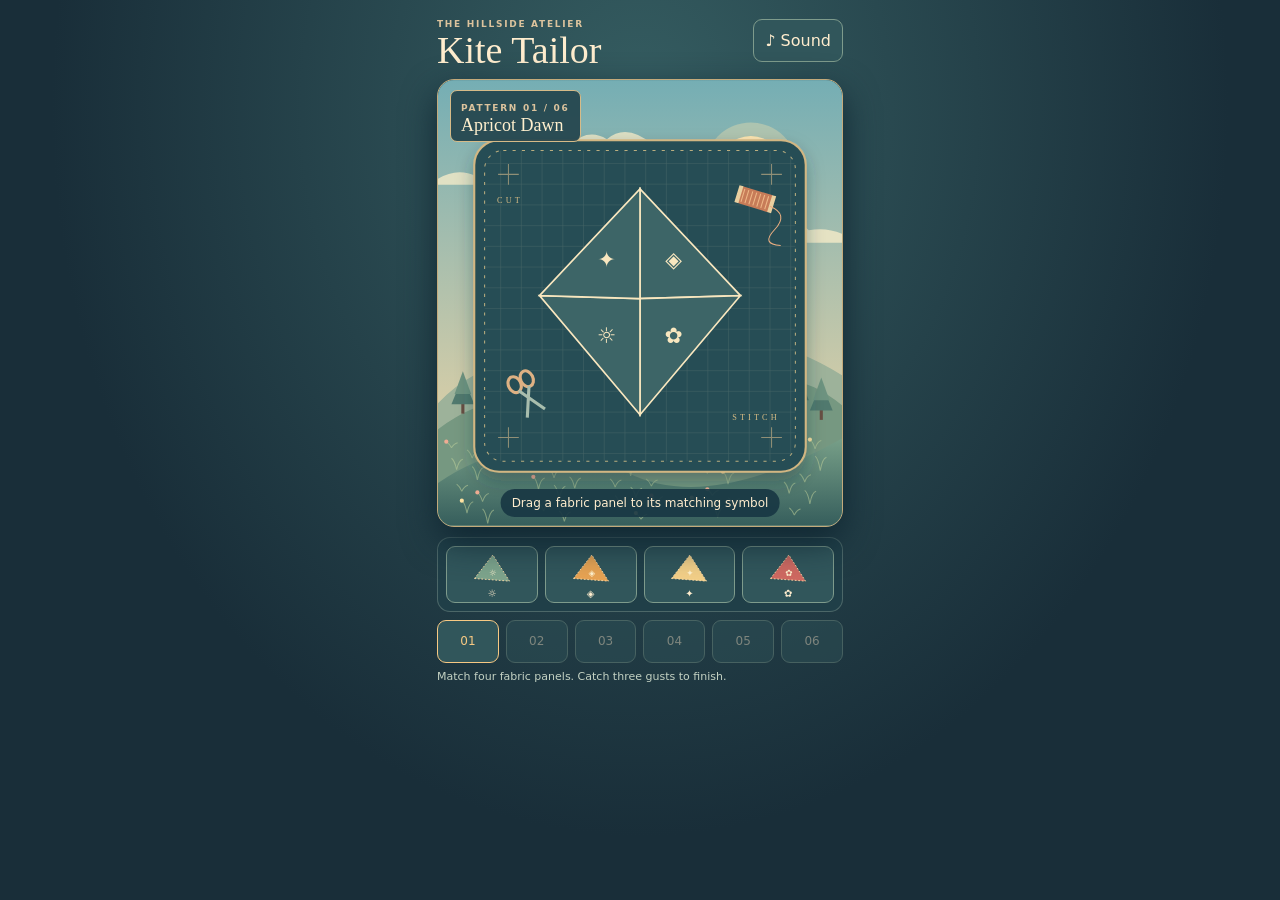
<file: index.html>
<!doctype html>
<html lang="en">
<head><meta charset="utf-8"><meta name="viewport" content="width=device-width,initial-scale=1,viewport-fit=cover"><meta name="theme-color" content="#192e39"><title>Kite Tailor</title><style>*{box-sizing:border-box}
:root{font-family:system-ui,sans-serif;color:#ffedce;background:#192e39;color-scheme:dark}
body{margin:0;background:radial-gradient(ellipse at 50% 12%,#355d61,#192e39 65%);min-height:100dvh}
main{width:min(100%,430px);margin:auto;padding:12px 12px max(12px,env(safe-area-inset-bottom))}
header{display:flex;justify-content:space-between;align-items:center;margin-bottom:10px}
h1,h2,p{margin:0}h1,h2{font-family:Georgia,serif;font-weight:normal}h1{font-size:38px;line-height:1}
small{font-size:9px;letter-spacing:.19em;font-weight:800;color:#dcc39d}
button{font:inherit;cursor:pointer;background:#31565b;color:#ffedce;border:1px solid #7e9b8c;border-radius:9px;min-height:43px;padding:7px 11px}
button:disabled{opacity:.42;cursor:default}button:focus-visible{outline:2px solid #ffd189;outline-offset:2px}
#stage{position:relative;overflow:hidden;aspect-ratio:390/430;border-radius:17px;border:1px solid #c3aa7b;box-shadow:0 14px 34px #102732}
#art{width:100%;height:100%;display:block;touch-action:none}
.stamp{position:absolute;left:12px;top:10px;color:#fff0ce;background:#21434be8;border:1px solid #d6bb88;border-radius:7px;padding:5px 10px;pointer-events:none}.stamp strong{display:block;font:18px Georgia}
#status{position:absolute;bottom:9px;left:50%;transform:translateX(-50%);font-size:12px;text-align:center;max-width:96%;width:max-content;background:#183844eb;padding:7px 11px;border-radius:25px;pointer-events:none}
.controls{margin-top:10px;padding:8px;border:1px solid #9ab0a05c;border-radius:13px;background:#203f48}
#tray,nav{display:grid;gap:7px}#tray{grid-template-columns:repeat(4,1fr)}
.piece{touch-action:none;padding:3px;display:grid;justify-items:center;gap:2px;font-size:10px}.piece svg{width:42px;height:36px}.piece[aria-pressed=true]{border-color:#ffca7b;background:#527069}
nav{grid-template-columns:repeat(6,1fr);margin-top:8px}nav button{font-size:12px;padding:4px}.current{border-color:#f7c983;color:#f7c983}
.note{font-size:11px;color:#c4d2c3;margin:7px 0}
#launch,#tug{width:100%;background:#ebbe7b;color:#243c40;border-color:#ffe1a0;font-weight:750}
#meter{height:15px;border-radius:15px;background:#172f39;position:relative;margin:2px 0 7px;overflow:hidden}
#meter i{position:absolute;top:0;bottom:0;background:#7db899}
#meter b{position:absolute;width:5px;background:#ffe3a2;top:0;bottom:0;transform:translateX(-50%)}
#result{position:absolute;left:50%;top:50%;transform:translate(-50%,-50%);width:82%;text-align:center;background:#203e48f7;border:1px solid #e8bf83;border-radius:16px;padding:16px}
#stars{color:#ffcf80;font-size:28px;letter-spacing:.14em}#result p{font-size:12px;margin:5px 0 11px}
.ghost{position:fixed;pointer-events:none;width:66px;z-index:10;transform:translate(-50%,-50%);filter:drop-shadow(0 5px 5px #192e3999)}
[hidden]{display:none!important}
</style></head>
<body><main>
<header><div><small>THE HILLSIDE ATELIER</small><h1>Kite Tailor</h1></div><button id="sound" aria-pressed="true">♪ Sound</button></header>
<section id="stage" aria-label="Kite worktable">
<svg id="art" viewBox="0 0 390 430" role="img" aria-label="An illustrated hillside and a hand-stitched kite">
<defs>
<linearGradient id="sky" x2="0" y2="1"><stop stop-color="#75aeb4"/><stop offset="1" stop-color="#f7d8a3"/></linearGradient>
<linearGradient id="hill" x2="0" y2="1"><stop stop-color="#779f88"/><stop offset="1" stop-color="#365e5c"/></linearGradient>
<pattern id="weave" width="4" height="4" patternUnits="userSpaceOnUse"><path d="M0 0h4M0 2h4M1 0v4" stroke="#fff8df" stroke-opacity=".18" stroke-width=".55"/></pattern>
<pattern id="grid" width="20" height="20" patternUnits="userSpaceOnUse"><path d="M20 0H0V20" fill="none" stroke="#ffedc6" stroke-opacity=".14"/></pattern>
<filter id="shadow"><feDropShadow dx="0" dy="8" stdDeviation="8" flood-color="#15363e" flood-opacity=".35"/></filter>
</defs>
<rect width="390" height="430" fill="url(#sky)"/>
<circle cx="302" cy="86" r="45" fill="#ffe3a9" opacity=".34"/><circle cx="302" cy="86" r="32" fill="#ffe7b1"/>
<g fill="#fff2cc" opacity=".72"><path d="M-8 101Q15 82 37 93Q49 69 72 91Q95 86 116 101Z"/><path d="M267 157Q290 136 310 145Q336 124 358 145Q382 140 405 157Z"/><path d="M128 62Q145 46 163 57Q182 41 207 62Z"/></g>
<path d="M0 312Q58 251 122 294Q179 328 240 267Q301 230 390 285V430H0Z" fill="#9db29a"/>
<path d="M0 337Q75 281 158 328Q227 363 293 301Q342 273 390 314V430H0Z" fill="#769881"/>
<path d="M0 389Q82 331 183 379Q261 418 390 346V430H0Z" fill="url(#hill)"/>
<g id="scenery"></g>
<g id="board"><rect x="35" y="58" width="320" height="320" rx="24" fill="#264e54" stroke="#d2b682" stroke-width="2" filter="url(#shadow)"/><rect x="45" y="68" width="300" height="300" rx="18" fill="url(#grid)" stroke="#b9ad7f" stroke-dasharray="3 6"/>
<path d="M58 91h20m-10-10v20m244-10h20m-10-10v20M58 345h20m-10-10v20m244-10h20m-10-10v20" stroke="#d7bc8c" opacity=".6"/>
<g transform="translate(293 102) rotate(17)"><rect width="33" height="17" rx="3" fill="#c77c58"/><path d="M4 2v13m4-13v13m4-13v13m4-13v13m4-13v13m4-13v13m4-13v13" stroke="#efb887"/><path d="M0 0v17m33-17v17" stroke="#ead0a0" stroke-width="4"/><path d="M32 11q20 2 11 20t10 13" fill="none" stroke="#edaf81"/></g>
<g transform="translate(74 294) rotate(-26)" fill="none" stroke="#deb183" stroke-width="3"><ellipse cx="0" cy="0" rx="6" ry="8"/><ellipse cx="13" cy="0" rx="6" ry="8"/><path d="M1 7L16 34M12 7L-3 34" stroke="#a8bdad"/></g>
<g fill="#d9bd85" font-size="8" font-family="Georgia" letter-spacing="3"><text x="57" y="119">CUT</text><text x="284" y="328">STITCH</text></g>
</g>
<g id="kite"></g>
</svg>
<div class="stamp"><small id="chapter"></small><strong id="name"></strong></div>
<div id="status" role="status"></div>
<div id="result" hidden><strong id="stars"></strong><h2>Kite complete</h2><p id="rating"></p><button id="next">Next pattern →</button><button id="replay">Replay</button></div>
</section>
<section class="controls">
<div id="tray" aria-label="Fabric pieces"></div>
<div id="flight" hidden><div id="meter"><i></i><b></b></div><button id="tug">Catch the gust</button></div>
<button id="launch" hidden>Release the kite ↑</button>
</section>
<nav id="patterns" aria-label="Patterns"></nav>
<p class="note">Match four fabric panels. Catch three gusts to finish.</p>
<p id="rewards" class="note" hidden></p>
</main><script>(()=>{// GameWave adapter scoped exclusively to KITE TAILOR. Rendering never awaits it.
class BeaconHost{
 constructor(env,cb={}){this.env=env;this.cb=cb;this.sdk=null;this.alive=true;this.active=false;this.sent=false;this.epoch=0;this.entries=new Map();this.tries={};this.timers=new Set();this.support={};this.cloud=false;this.dirty=false;this.busy=false;this.latest=null;this.loadSeen=new WeakSet();}
 later(fn,ms){let id=this.env.setTimeout(()=>{this.timers.delete(id);if(this.alive)fn()},ms);this.timers.add(id);return id}
 clear(t){this.env.clearTimeout(t);this.timers.delete(t)}
 safe(name){try{if(typeof this.sdk?.[name]==='function'){Promise.resolve(this.sdk[name]()).catch(()=>{});return true}}catch{}return false}
 start(){if(!this.alive||this.active)return;this.active=true;this.sent=this.safe('gameStart')}
 end(){if(!this.active)return;this.active=false;if(this.sent)this.safe('gameOver');this.sent=false}
 register(name,key){if(typeof this.sdk?.[name]!=='function'||this.entries.has(name)||(this.tries[name]||0)>=2)return;this.tries[name]=(this.tries[name]||0)+1;let epoch=this.epoch,sdk=this.sdk,entry={live:false,expired:false,stop:null};this.entries.set(name,entry);const stop=fn=>{try{fn?.()}catch{}};let expiry=this.later(()=>{entry.expired=true;if(epoch!==this.epoch||!this.alive)return;if(this.entries.get(name)===entry)this.entries.delete(name);this.support[key]=false;this.cb.status?.({...this.support})},4000);
  const callback=e=>{if(!this.alive||epoch!==this.epoch||!entry.live||entry.expired||!e||typeof e.project_id!=='string'||(name==='onLike'?e.status!==true:typeof e.content!=='string'))return;this.cb.reward?.(key)};
  let pending;try{pending=Promise.resolve(sdk[name](callback))}catch{pending=Promise.reject()}
  pending.then(r=>{this.clear(expiry);let off=r?.code===0&&typeof r?.data?.unsubscribe==='function'?r.data.unsubscribe:null;if(!this.alive||epoch!==this.epoch||entry.expired){stop(off);return}if(r?.code===0){entry.live=true;entry.stop=off;this.support[key]=true;}else{this.entries.delete(name);if(r?.code!==-2)this.tries[name]=2;this.support[key]=false}this.cb.status?.({...this.support})},()=>{this.clear(expiry);if(!this.alive||epoch!==this.epoch)return;if(this.entries.get(name)===entry)this.entries.delete(name);this.support[key]=false;this.cb.status?.({...this.support})});
 }
 connect(){if(!this.alive)return;let sdk=this.env.neonlib;if(!sdk||typeof sdk!=='object')return;if(sdk!==this.sdk){this.epoch++;for(let e of this.entries.values()){e.expired=true;try{e.stop?.()}catch{}}this.entries.clear();this.tries={};this.support={};this.sdk=sdk;this.cloud=false;this.busy=false;if(this.latest)this.dirty=true;this.sent=false;this.cb.status?.({});}if(this.active&&!this.sent)this.sent=this.safe('gameStart');
  if(!this.loadSeen.has(sdk)&&typeof sdk.loadUserGameState==='function'){this.loadSeen.add(sdk);let epoch=this.epoch,expired=false,t=this.later(()=>expired=true,3500);try{Promise.resolve(sdk.loadUserGameState()).then(v=>{this.clear(t);if(!this.alive||epoch!==this.epoch||expired)return;if(v&&v.game==='kite-tailor'&&v.v===1){this.cb.load?.(v);this.cloud=true}else if(v&&typeof v==='object'&&Object.keys(v).length===0)this.cloud=true;if(this.dirty)this.flush()},()=>this.clear(t))}catch{this.clear(t)}}
  this.register('onLike','gold');this.register('onComment','confetti');if(this.dirty)this.flush();
 }
 poll(){this.connect();if(this.alive)this.later(()=>this.poll(),1600)}
 save(v){this.latest=JSON.parse(JSON.stringify(v));this.dirty=true;this.flush()}
 flush(){if(!this.alive||!this.cloud||this.busy||!this.dirty||typeof this.sdk?.saveUserGameState!=='function')return;this.busy=true;this.dirty=false;let v=this.latest,epoch=this.epoch;try{Promise.resolve(this.sdk.saveUserGameState(v)).catch(()=>{}).finally(()=>{if(epoch!==this.epoch)return;this.busy=false;if(this.dirty)this.flush()})}catch{this.busy=false}}
 stop(){if(!this.alive)return;this.alive=false;this.epoch++;for(let t of this.timers)this.env.clearTimeout(t);this.timers.clear();for(let e of this.entries.values()){e.expired=true;try{e.stop?.()}catch{}}this.entries.clear();}
}






const game='kite-tailor', key=game+'-v1';
const designs=[
  ['Apricot Dawn', ['#e7a353','#cf6961','#7da48c','#f2cf88'], [195,105,292,208,195,323,98,208]],
  ['Bluebell', ['#709dc3','#c4a9d5','#535e9a','#e9bd87'], [188,100,304,200,201,325,91,221]],
  ['Meadow Finch', ['#edc76e','#db826a','#638d72','#aec596'], [195,125,315,191,195,335,75,191]],
  ['Berry Moon', ['#bd7288','#764d79','#e8aa99','#86b7ae'], [195,96,271,217,195,338,119,217]],
  ['Sea Glass', ['#64a9a5','#eec27c','#416f92','#a6c9be'], [176,105,307,212,219,323,85,209]],
  ['Festival Silk', ['#ed9865','#cc5c60','#566f99','#e8ca75'], [195,93,312,227,195,338,78,227]]
];
const el=id=>document.getElementById(id);
const validLevel=n=>Number.isInteger(n)&&n>=0&&n<designs.length;
const bounded=(n,max)=>Number.isInteger(n)?Math.max(0,Math.min(max,n)):0;
function clean(value){
  const profile={stars:designs.map((_,i)=>bounded(value?.profile?.stars?.[i],3)),gold:value?.profile?.gold===true,confetti:value?.profile?.confetti===true};
  const first=profile.stars.indexOf(0);
  const level=validLevel(value?.run?.level)&&value.run.level<=(first<0?5:first)?value.run.level:0;
  const fitted=Array.from({length:4},(_,i)=>value?.run?.fitted?.[i]===true);
  const hits=fitted.every(Boolean)?bounded(value?.run?.hits,3):0;
  return {profile,run:{level,fitted,hits,misses:bounded(value?.run?.misses,999),mistakes:bounded(value?.run?.mistakes,999)}};
}
let local;
try{local=JSON.parse(localStorage.getItem(key));}catch{}
let {profile,run}=clean(local);
let selected=null, flying=false, active=false, phaseTime=0, caughtCycle=-1, drag=null, sound=true, audio, support={};
const marks=['◈','✿','☼','✦'];
const order=[2,0,3,1];
const host=new BeaconHost(window,{
  status(value){support=value;rewardText();},
  reward(value){
    if(profile[value])return;
    profile[value]=true;save();render();
    announce(value==='gold'?'Gold embroidery unlocked':'Festival ribbons unlocked');
  },
  load(value){
    const remote=clean(value);
    profile.stars=profile.stars.map((n,i)=>Math.max(n,remote.profile.stars[i]));
    profile.gold ||= remote.profile.gold;
    profile.confetti ||= remote.profile.confetti;
    if(!local&&!active&&selected===null)run=remote.run;
    render();save();
  }
});
function save(){
  const value={game,v:1,profile,run};
  try{localStorage.setItem(key,JSON.stringify(value));}catch{}
  host.save(value);
}
function start(){
  if(active)return;
  active=true;host.start();
}
function rewardText(){
  const notes=[];
  if(support.gold)notes.push(profile.gold?'Gold embroidery earned':'Like in GameWave for gold embroidery');
  if(support.confetti)notes.push(profile.confetti?'Festival ribbons earned':'Comment in GameWave for festival ribbons');
  el('rewards').hidden=!notes.length;
  el('rewards').textContent=notes.join(' · ')+(notes.length?' · Once per saved profile.':'');
}
function announce(text){el('status').textContent=text;}
function chime(f){
  if(!sound)return;
  try{
    audio ||= new AudioContext();audio.resume().catch(()=>{});
    const oscillator=audio.createOscillator(), gain=audio.createGain(), t=audio.currentTime;
    oscillator.frequency.value=f;gain.gain.setValueAtTime(.085,t);
    gain.gain.exponentialRampToValueAtTime(.001,t+.24);
    oscillator.connect(gain);gain.connect(audio.destination);oscillator.start();oscillator.stop(t+.25);
  }catch{}
}
function scenery(){
  let detail='';
  for(let i=0;i<45;i++){
    const x=(i*79+13)%390,y=355+(i*19)%74,h=4+i%9;
    detail+='<path d="M'+x+' '+y+'q-2 -'+h+' -5 -'+(h+2)+'m5 '+(h+2)+'q2 -'+h+' 6 -'+(h+1)+'" fill="none" stroke="#bdd09a" stroke-opacity=".55"/>';
    if(i%3===0)detail+='<circle cx="'+(x-5)+'" cy="'+(y-h-2)+'" r="2" fill="'+(i%2?'#ffe2a1':'#efac93')+'"/>';
  }
  for(const [x,y] of [[24,322],[46,319],[347,318],[370,328]]){
    detail+='<path d="M'+x+' '+y+'v-16" stroke="#674f43" stroke-width="3"/><path d="M'+(x-11)+' '+(y-9)+'l11 -27 11 27z" fill="#50796e"/><path d="M'+(x-8)+' '+(y-19)+'l8 -22 8 22z" fill="#6d9380"/>';
  }
  el('scenery').innerHTML=detail;
}
function kite(){
  const [,colors,points]=designs[run.level];
  const corners=Array.from({length:4},(_,i)=>points.slice(i*2,i*2+2));
  const middle=[195,211];
  const color=profile.gold?'#ffe7a0':'#f9e7bf';
  let art='';
  for(let i=0;i<4;i++){
    const a=corners[i],b=corners[(i+1)%4];
    const path='M'+a.join(' ')+'L'+b.join(' ')+'L'+middle.join(' ')+'Z';
    const x=(a[0]+b[0]+middle[0])/3,y=(a[1]+b[1]+middle[1])/3;
    const fill=run.fitted[i]?colors[i]:'#3d6567';
    art+='<g data-slot="'+i+'"><path d="'+path+'" fill="'+fill+'" stroke="'+color+'" stroke-width="1.6"/>';
    if(run.fitted[i])art+='<path d="'+path+'" fill="url(#weave)"/><circle cx="'+x+'" cy="'+y+'" r="17" fill="none" stroke="'+color+'" stroke-dasharray="2 3"/>';
    art+='<text x="'+x+'" y="'+(y+6)+'" text-anchor="middle" fill="'+color+'" font-size="21">'+marks[i]+'</text></g>';
  }
  if(run.fitted.every(Boolean)){
    art+='<path d="M'+corners[0].join(' ')+'L'+corners[2].join(' ')+'M'+corners[1].join(' ')+'Q195 189 '+corners[3].join(' ')+'" fill="none" stroke="#4d473f" stroke-opacity=".4" stroke-width="2" pointer-events="none"/>';
    art+='<path d="M'+corners[2].join(' ')+'q35 19 14 35t15 38" fill="none" stroke="#f5db9b" stroke-width="2"/>';
    for(let i=0;i<3;i++)art+='<path d="M'+(210+i*4)+' '+(343+i*13)+'l-12 -5 1 10z m0 0l12 -5 -1 10z" fill="'+colors[i]+'"/>';
  }
  if(run.hits===3&&profile.confetti){
    for(let i=0;i<14;i++)art+='<path d="M'+(67+i*19)+' '+(78+(i*43)%242)+'l7 -5" stroke="'+colors[i%4]+'" stroke-width="4"/>';
  }
  el('kite').innerHTML=art;
}
function render(){
  const [name,colors]=designs[run.level];
  const sewn=run.fitted.every(Boolean), done=run.hits===3;
  el('chapter').textContent='PATTERN '+String(run.level+1).padStart(2,'0')+' / 06';
  el('name').textContent=name;
  el('board').style.display=flying||done?'none':'';
  el('kite').removeAttribute('transform');
  kite();
  el('tray').hidden=sewn;
  el('launch').hidden=!sewn||flying||done;
  el('launch').textContent=run.hits?'Continue flight ↑':'Release the kite ↑';
  el('flight').hidden=!flying||done;
  el('result').hidden=!done;
  el('next').hidden=run.level===5;
  const score=1+Number(run.mistakes===0)+Number(run.misses===0);
  if(done){
    el('stars').textContent='★'.repeat(score)+'☆'.repeat(3-score);
    el('rating').textContent='Three gusts caught · '+run.misses+' missed';
  }
  el('tray').replaceChildren(...order.map(i=>{
    const button=document.createElement('button');
    button.className='piece';button.disabled=run.fitted[i];
    button.setAttribute('aria-label','Fabric '+marks[i]);
    button.setAttribute('aria-pressed',String(selected===i));
    button.innerHTML='<svg viewBox="0 0 48 40" aria-hidden="true"><path d="M4 32L25 5L44 35Z" fill="'+colors[i]+'" stroke="#ffddaa" stroke-dasharray="2 2"/><text x="25" y="29" text-anchor="middle" fill="#fff2cf">'+marks[i]+'</text></svg>'+marks[i];
    button.onclick=()=>{selected=i;render();announce('Tap the matching stitched symbol');};
    button.onpointerdown=e=>{
      if(drag||button.disabled)return;
      drag={id:e.pointerId,i,x:e.clientX,y:e.clientY,ghost:null};
      button.setPointerCapture(e.pointerId);
    };
    button.onpointermove=e=>{
      if(drag?.id!==e.pointerId)return;
      if(!drag.ghost&&Math.hypot(e.clientX-drag.x,e.clientY-drag.y)>7){
        drag.ghost=button.querySelector('svg').cloneNode(true);
        drag.ghost.classList.add('ghost');document.body.append(drag.ghost);
      }
      if(drag.ghost){drag.ghost.style.left=e.clientX+'px';drag.ghost.style.top=e.clientY+'px';}
    };
    button.onpointerup=e=>{
      if(drag?.id!==e.pointerId)return;
      const moved=!!drag.ghost;drag.ghost?.remove();drag=null;
      if(!moved)return;
      const slot=document.elementFromPoint(e.clientX,e.clientY)?.closest('[data-slot]');
      if(slot)fit(i,Number(slot.dataset.slot));
      else announce('Drop fabric onto its stitched outline');
    };
    button.onpointercancel=()=>{drag?.ghost?.remove();drag=null;};
    return button;
  }));
  const first=profile.stars.indexOf(0);
  el('patterns').replaceChildren(...designs.map(([label],i)=>{
    const button=document.createElement('button');
    button.textContent=String(i+1).padStart(2,'0')+(profile.stars[i]?' ★':'');
    button.disabled=first>=0&&i>first;
    button.classList.toggle('current',i===run.level);
    button.setAttribute('aria-label',label);
    button.onclick=()=>select(i);
    return button;
  }));
  rewardText();
}
function fit(i,slot){
  if(run.fitted[slot]||run.fitted[i])return;
  if(i!==slot){run.mistakes++;save();announce('Try the panel with the same symbol');return;}
  start();run.fitted[i]=true;selected=null;chime(420+80*i);save();render();
  announce(run.fitted.every(Boolean)?'All four panels stitched. Ready to fly!':'Panel stitched · '+run.fitted.filter(Boolean).length+' / 4');
}
function select(level){
  host.end();active=false;flying=false;selected=null;
  run={level,fitted:[false,false,false,false],hits:0,misses:0,mistakes:0};
  render();save();announce('Drag a fabric panel to its matching symbol');
}
el('art').onclick=e=>{
  const target=e.target.closest('[data-slot]');
  if(!flying&&selected!==null&&target)fit(selected,Number(target.dataset.slot));
};
el('launch').onclick=()=>{
  if(!run.fitted.every(Boolean)||run.hits===3)return;
  start();flying=true;phaseTime=performance.now();caughtCycle=-1;render();chime(510);
  announce('Tap when the needle reaches the green zone');
};
const windPhase=now=>(now-phaseTime)*(.0022+run.level*.00018);
function meter(now){return .5-.5*Math.cos(windPhase(now));}
const half=()=>.18-run.level*.013;
el('tug').onclick=()=>{
  if(!flying||run.hits===3)return;
  const now=performance.now(),cycle=Math.floor(windPhase(now)/(2*Math.PI));
  if(cycle===caughtCycle){announce('Wait for the next gust');return;}
  if(Math.abs(meter(now)-.67)>half()){
    run.misses++;save();chime(220);announce('Missed the gust. Try the next one.');return;
  }
  caughtCycle=cycle;run.hits++;chime(620+run.hits*110);
  if(run.hits===3){
    profile.stars[run.level]=Math.max(profile.stars[run.level],1+Number(run.mistakes===0)+Number(run.misses===0));
    flying=false;active=false;host.end();render();announce('Your kite has caught the wind');
  }else announce('Gust caught · '+run.hits+' / 3');
  save();
};
el('next').onclick=()=>select(run.level+1);
el('replay').onclick=()=>select(run.level);
el('sound').onclick=()=>{sound=!sound;el('sound').textContent=sound?'♪ Sound':'Sound off';el('sound').setAttribute('aria-pressed',String(sound));};
addEventListener('pagehide',()=>{save();host.stop();});
addEventListener('pageshow',e=>{if(e.persisted)location.reload();});
document.addEventListener('visibilitychange',()=>{if(document.hidden){save();if(flying){flying=false;render();announce('Ready to continue your flight');}}});
function frame(now){
  if(flying){
    el('meter').firstElementChild.style.cssText='left:'+((.67-half())*100)+'%;width:'+(half()*200)+'%';
    el('meter').lastElementChild.style.left=(meter(now)*100)+'%';
    const y=-run.hits*26-8*Math.sin(now/350);
    el('kite').setAttribute('transform','translate('+Math.sin(now/500)*12+' '+y+') rotate('+Math.sin(now/420)*5+' 195 211)');
  }
  requestAnimationFrame(frame);
}
scenery();render();announce(run.hits===3?'Your kite has caught the wind':run.fitted.every(Boolean)?'Ready to fly':'Drag a fabric panel to its matching symbol');
host.poll();requestAnimationFrame(frame);
})();</script></body></html>
</file>
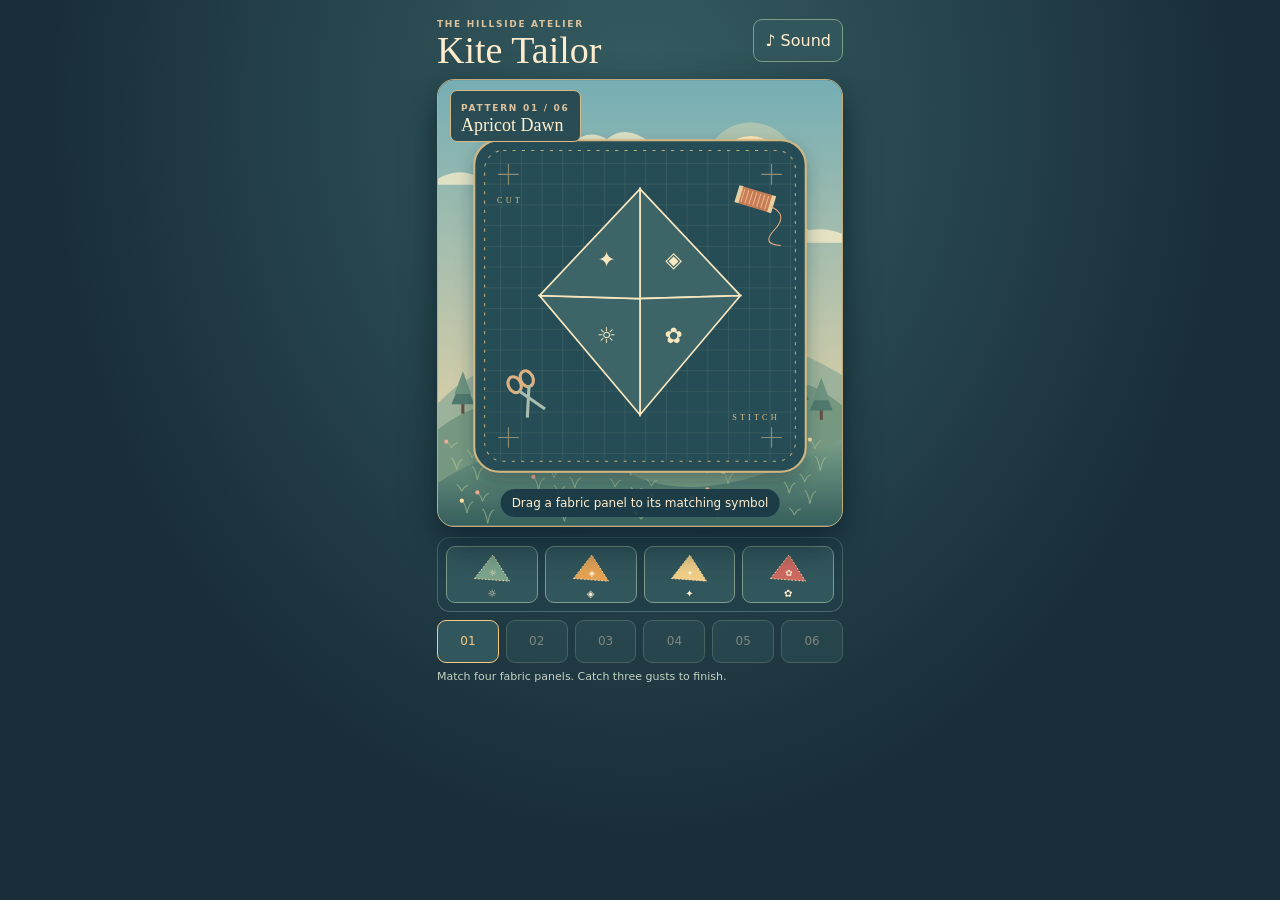
<file: index-source.html>
<!doctype html>
<html lang="en">
<head><meta charset="utf-8"><meta name="viewport" content="width=device-width,initial-scale=1,viewport-fit=cover"><meta name="theme-color" content="#192e39"><title>Kite Tailor</title><link rel="stylesheet" href="style.css"></head>
<body><main>
<header><div><small>THE HILLSIDE ATELIER</small><h1>Kite Tailor</h1></div><button id="sound" aria-pressed="true">♪ Sound</button></header>
<section id="stage" aria-label="Kite worktable">
<svg id="art" viewBox="0 0 390 430" role="img" aria-label="An illustrated hillside and a hand-stitched kite">
<defs>
<linearGradient id="sky" x2="0" y2="1"><stop stop-color="#75aeb4"/><stop offset="1" stop-color="#f7d8a3"/></linearGradient>
<linearGradient id="hill" x2="0" y2="1"><stop stop-color="#779f88"/><stop offset="1" stop-color="#365e5c"/></linearGradient>
<pattern id="weave" width="4" height="4" patternUnits="userSpaceOnUse"><path d="M0 0h4M0 2h4M1 0v4" stroke="#fff8df" stroke-opacity=".18" stroke-width=".55"/></pattern>
<pattern id="grid" width="20" height="20" patternUnits="userSpaceOnUse"><path d="M20 0H0V20" fill="none" stroke="#ffedc6" stroke-opacity=".14"/></pattern>
<filter id="shadow"><feDropShadow dx="0" dy="8" stdDeviation="8" flood-color="#15363e" flood-opacity=".35"/></filter>
</defs>
<rect width="390" height="430" fill="url(#sky)"/>
<circle cx="302" cy="86" r="45" fill="#ffe3a9" opacity=".34"/><circle cx="302" cy="86" r="32" fill="#ffe7b1"/>
<g fill="#fff2cc" opacity=".72"><path d="M-8 101Q15 82 37 93Q49 69 72 91Q95 86 116 101Z"/><path d="M267 157Q290 136 310 145Q336 124 358 145Q382 140 405 157Z"/><path d="M128 62Q145 46 163 57Q182 41 207 62Z"/></g>
<path d="M0 312Q58 251 122 294Q179 328 240 267Q301 230 390 285V430H0Z" fill="#9db29a"/>
<path d="M0 337Q75 281 158 328Q227 363 293 301Q342 273 390 314V430H0Z" fill="#769881"/>
<path d="M0 389Q82 331 183 379Q261 418 390 346V430H0Z" fill="url(#hill)"/>
<g id="scenery"></g>
<g id="board"><rect x="35" y="58" width="320" height="320" rx="24" fill="#264e54" stroke="#d2b682" stroke-width="2" filter="url(#shadow)"/><rect x="45" y="68" width="300" height="300" rx="18" fill="url(#grid)" stroke="#b9ad7f" stroke-dasharray="3 6"/>
<path d="M58 91h20m-10-10v20m244-10h20m-10-10v20M58 345h20m-10-10v20m244-10h20m-10-10v20" stroke="#d7bc8c" opacity=".6"/>
<g transform="translate(293 102) rotate(17)"><rect width="33" height="17" rx="3" fill="#c77c58"/><path d="M4 2v13m4-13v13m4-13v13m4-13v13m4-13v13m4-13v13m4-13v13" stroke="#efb887"/><path d="M0 0v17m33-17v17" stroke="#ead0a0" stroke-width="4"/><path d="M32 11q20 2 11 20t10 13" fill="none" stroke="#edaf81"/></g>
<g transform="translate(74 294) rotate(-26)" fill="none" stroke="#deb183" stroke-width="3"><ellipse cx="0" cy="0" rx="6" ry="8"/><ellipse cx="13" cy="0" rx="6" ry="8"/><path d="M1 7L16 34M12 7L-3 34" stroke="#a8bdad"/></g>
<g fill="#d9bd85" font-size="8" font-family="Georgia" letter-spacing="3"><text x="57" y="119">CUT</text><text x="284" y="328">STITCH</text></g>
</g>
<g id="kite"></g>
</svg>
<div class="stamp"><small id="chapter"></small><strong id="name"></strong></div>
<div id="status" role="status"></div>
<div id="result" hidden><strong id="stars"></strong><h2>Kite complete</h2><p id="rating"></p><button id="next">Next pattern →</button><button id="replay">Replay</button></div>
</section>
<section class="controls">
<div id="tray" aria-label="Fabric pieces"></div>
<div id="flight" hidden><div id="meter"><i></i><b></b></div><button id="tug">Catch the gust</button></div>
<button id="launch" hidden>Release the kite ↑</button>
</section>
<nav id="patterns" aria-label="Patterns"></nav>
<p class="note">Match four fabric panels. Catch three gusts to finish.</p>
<p id="rewards" class="note" hidden></p>
</main><script type="module" src="app.mjs"></script></body></html>
</file>
<file: style.css>
*{box-sizing:border-box}
:root{font-family:system-ui,sans-serif;color:#ffedce;background:#192e39;color-scheme:dark}
body{margin:0;background:radial-gradient(ellipse at 50% 12%,#355d61,#192e39 65%);min-height:100dvh}
main{width:min(100%,430px);margin:auto;padding:12px 12px max(12px,env(safe-area-inset-bottom))}
header{display:flex;justify-content:space-between;align-items:center;margin-bottom:10px}
h1,h2,p{margin:0}h1,h2{font-family:Georgia,serif;font-weight:normal}h1{font-size:38px;line-height:1}
small{font-size:9px;letter-spacing:.19em;font-weight:800;color:#dcc39d}
button{font:inherit;cursor:pointer;background:#31565b;color:#ffedce;border:1px solid #7e9b8c;border-radius:9px;min-height:43px;padding:7px 11px}
button:disabled{opacity:.42;cursor:default}button:focus-visible{outline:2px solid #ffd189;outline-offset:2px}
#stage{position:relative;overflow:hidden;aspect-ratio:390/430;border-radius:17px;border:1px solid #c3aa7b;box-shadow:0 14px 34px #102732}
#art{width:100%;height:100%;display:block;touch-action:none}
.stamp{position:absolute;left:12px;top:10px;color:#fff0ce;background:#21434be8;border:1px solid #d6bb88;border-radius:7px;padding:5px 10px;pointer-events:none}.stamp strong{display:block;font:18px Georgia}
#status{position:absolute;bottom:9px;left:50%;transform:translateX(-50%);font-size:12px;text-align:center;max-width:96%;width:max-content;background:#183844eb;padding:7px 11px;border-radius:25px;pointer-events:none}
.controls{margin-top:10px;padding:8px;border:1px solid #9ab0a05c;border-radius:13px;background:#203f48}
#tray,nav{display:grid;gap:7px}#tray{grid-template-columns:repeat(4,1fr)}
.piece{touch-action:none;padding:3px;display:grid;justify-items:center;gap:2px;font-size:10px}.piece svg{width:42px;height:36px}.piece[aria-pressed=true]{border-color:#ffca7b;background:#527069}
nav{grid-template-columns:repeat(6,1fr);margin-top:8px}nav button{font-size:12px;padding:4px}.current{border-color:#f7c983;color:#f7c983}
.note{font-size:11px;color:#c4d2c3;margin:7px 0}
#launch,#tug{width:100%;background:#ebbe7b;color:#243c40;border-color:#ffe1a0;font-weight:750}
#meter{height:15px;border-radius:15px;background:#172f39;position:relative;margin:2px 0 7px;overflow:hidden}
#meter i{position:absolute;top:0;bottom:0;background:#7db899}
#meter b{position:absolute;width:5px;background:#ffe3a2;top:0;bottom:0;transform:translateX(-50%)}
#result{position:absolute;left:50%;top:50%;transform:translate(-50%,-50%);width:82%;text-align:center;background:#203e48f7;border:1px solid #e8bf83;border-radius:16px;padding:16px}
#stars{color:#ffcf80;font-size:28px;letter-spacing:.14em}#result p{font-size:12px;margin:5px 0 11px}
.ghost{position:fixed;pointer-events:none;width:66px;z-index:10;transform:translate(-50%,-50%);filter:drop-shadow(0 5px 5px #192e3999)}
[hidden]{display:none!important}
</file>
